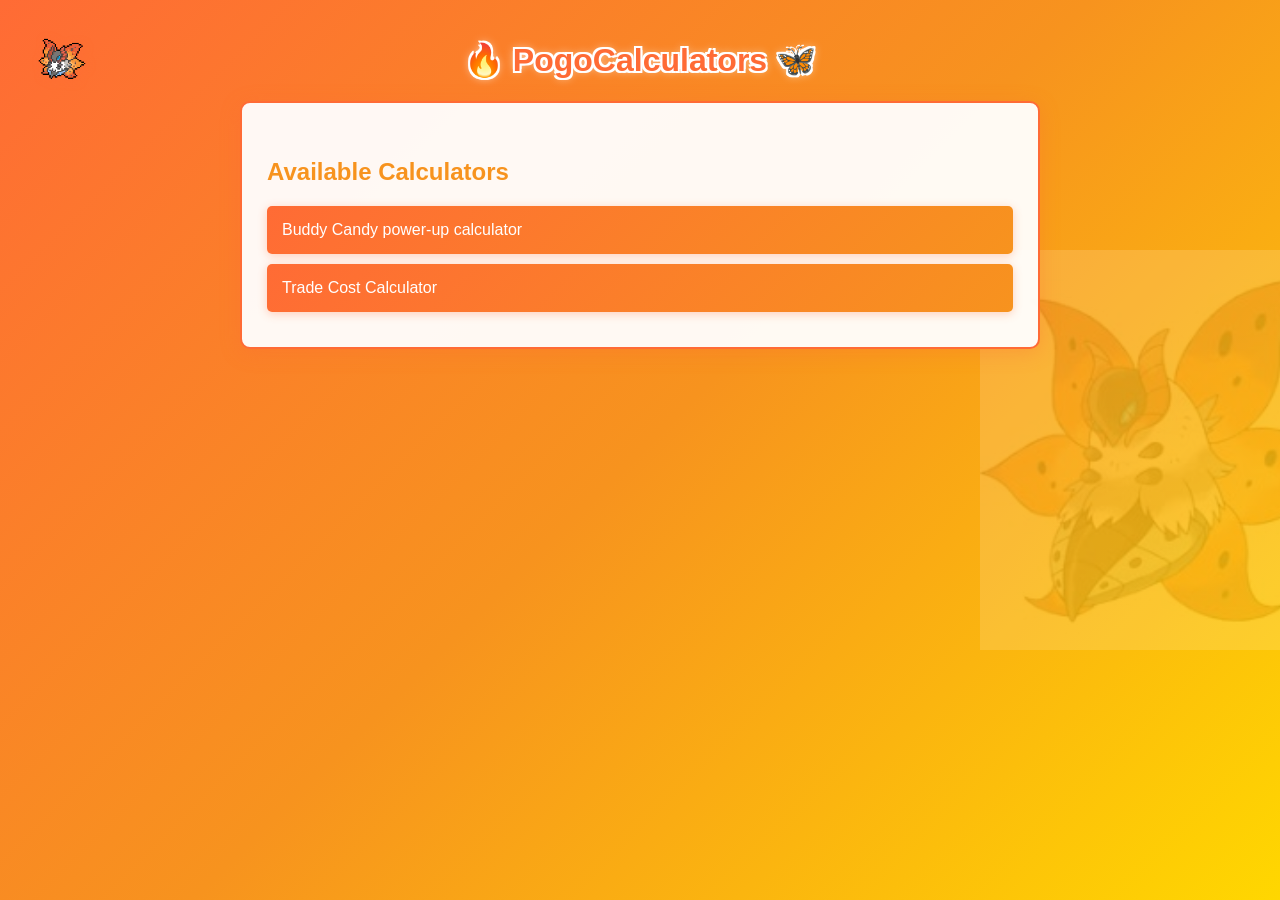
<file: index.html>
<!DOCTYPE html>
<html lang="en">
<head>
    <meta charset="UTF-8">
    <meta name="viewport" content="width=device-width, initial-scale=1.0">
    <title>PogoCalculators</title>
    <link rel="stylesheet" href="volcarona-theme.css">
    <style>
        .calculator-links a {
            display: block;
            padding: 15px;
            margin: 10px 0;
            background: linear-gradient(135deg, #ff6b35, #f7931e);
            color: white;
            text-decoration: none;
            border-radius: 5px;
            transition: all 0.3s;
            box-shadow: 0 2px 10px rgba(255, 107, 53, 0.3);
        }
        .calculator-links a:hover {
            background: linear-gradient(135deg, #f7931e, #ff6b35);
            text-decoration: none;
        }
    </style>
</head>
<body>
    <h1>🔥 PogoCalculators 🦋</h1>
    <div class="container calculator-links">
        <h2>Available Calculators</h2>
        <a href="pogo_buddy_walk_candy_calc.html">Buddy Candy power-up calculator</a>
        <a href="trade_cost_calc.html">Trade Cost Calculator</a>
    </div>
</body>
</html>
</file>
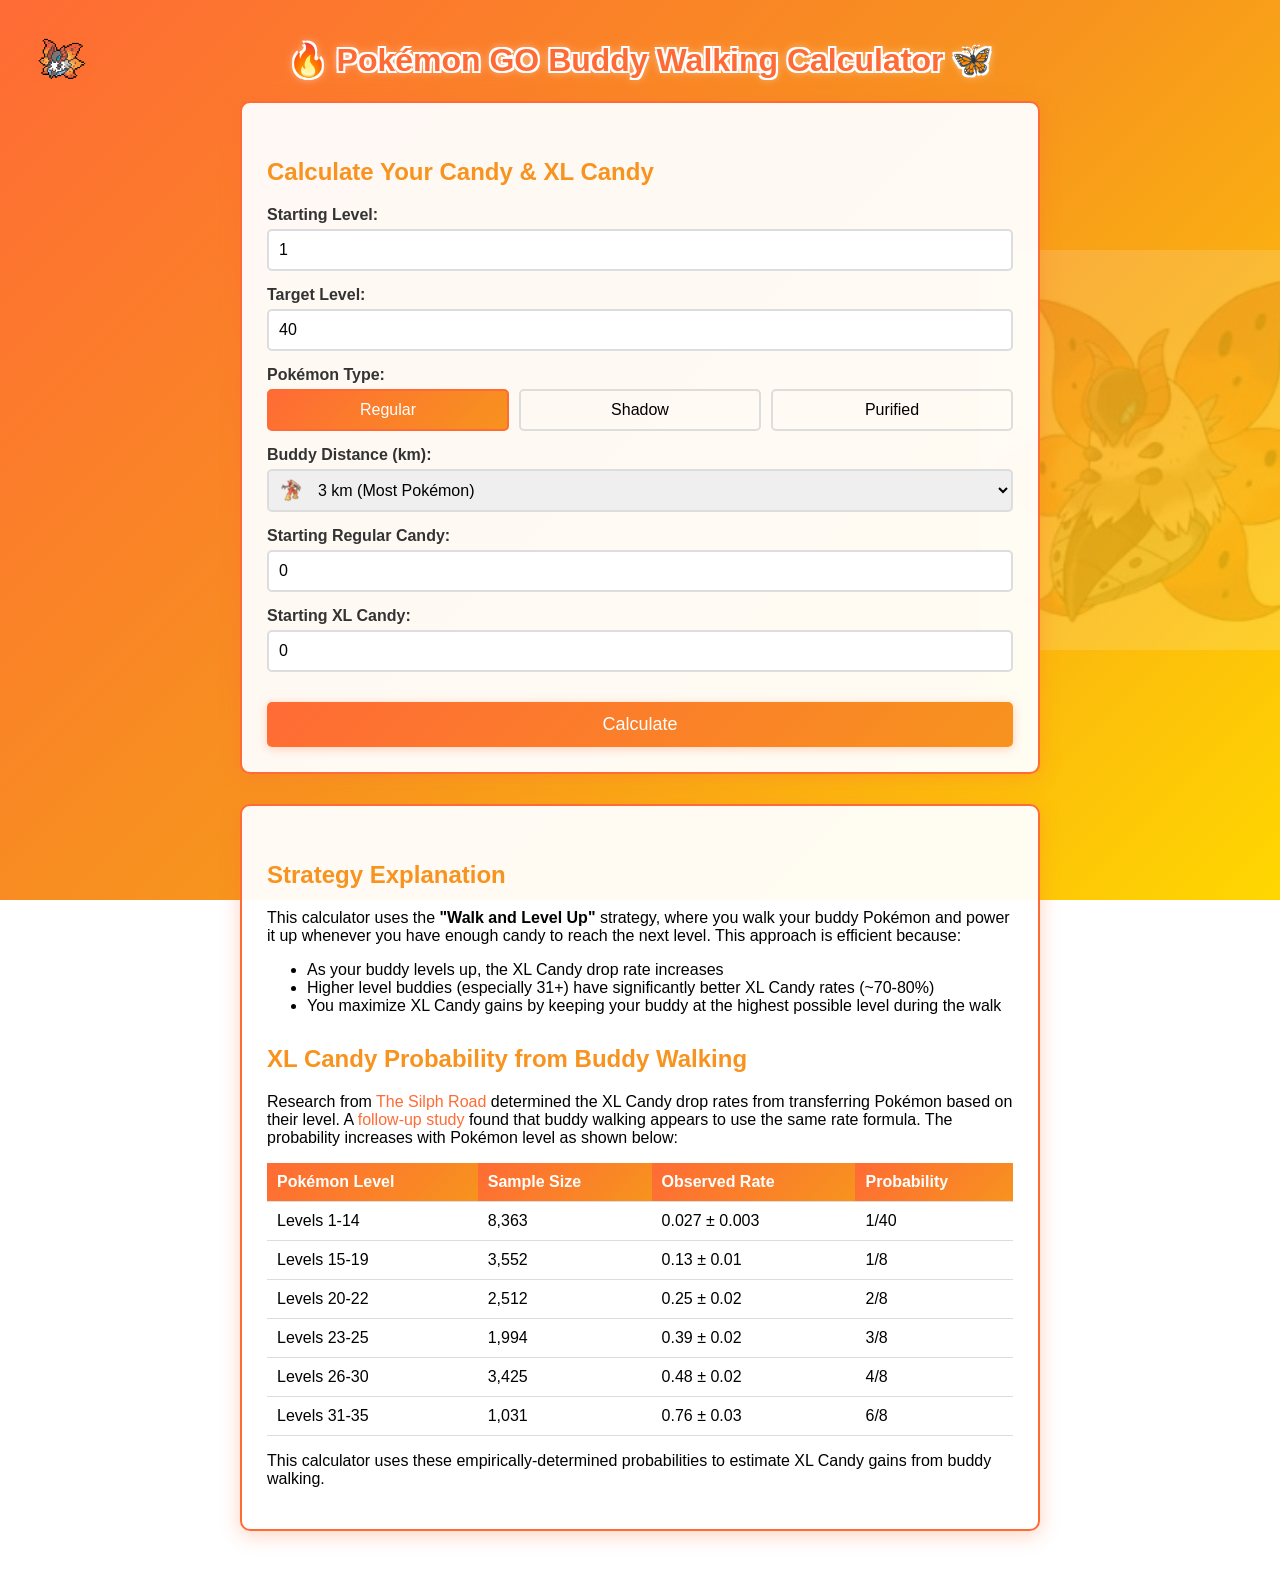
<file: pogo_buddy_walk_candy_calc.html>
<!DOCTYPE html>
<html lang="en">
<head>
    <meta charset="UTF-8">
    <meta name="viewport" content="width=device-width, initial-scale=1.0">
    <title>Pokémon GO Buddy Walking Calculator</title>
    <link rel="stylesheet" href="volcarona-theme.css">
    <style>
        /* Page-specific styles */
        .input-group {
            margin: 15px 0;
        }
        #buddyDistance {
            background-image: url('images/blazikensprite.gif');
            background-repeat: no-repeat;
            background-position: 10px center;
            background-size: 24px 24px;
            padding-left: 45px;
        }
        .toggle-group {
            display: flex;
            gap: 10px;
            margin-top: 5px;
        }
        .toggle-option {
            flex: 1;
            padding: 10px;
            border: 2px solid #ddd;
            border-radius: 5px;
            text-align: center;
            cursor: pointer;
            transition: all 0.3s;
        }
        .toggle-option.active {
            background: linear-gradient(135deg, #ff6b35, #f7931e);
            color: white;
            border-color: #ff6b35;
        }
        .toggle-option:hover {
            border-color: #ff6b35;
        }
        .formula {
            background-color: #f9f9f9;
            padding: 15px;
            border-radius: 5px;
            font-family: 'Courier New', monospace;
            margin: 10px 0;
        }
    </style>
</head>
<body>
    <h1>🔥 Pokémon GO Buddy Walking Calculator 🦋</h1>
    
    <div class="calculator">
        <h2>Calculate Your Candy & XL Candy</h2>
        
        <div class="input-group">
            <label for="startLevel">Starting Level:</label>
            <input type="number" id="startLevel" min="1" max="49" value="1">
        </div>
        
        <div class="input-group">
            <label for="endLevel">Target Level:</label>
            <input type="number" id="endLevel" min="2" max="50" value="40">
        </div>
        
        <div class="input-group">
            <label>Pokémon Type:</label>
            <div class="toggle-group">
                <div class="toggle-option active" onclick="setPokemonType('regular')">Regular</div>
                <div class="toggle-option" onclick="setPokemonType('shadow')">Shadow</div>
                <div class="toggle-option" onclick="setPokemonType('purified')">Purified</div>
            </div>
        </div>
        
        <div class="input-group">
            <label for="buddyDistance">Buddy Distance (km):</label>
            <select id="buddyDistance">
                <option value="1">1 km (Common Pokémon)</option>
                <option value="3" selected>3 km (Most Pokémon)</option>
                <option value="5">5 km (Rare Pokémon)</option>
                <option value="20">20 km (Legendary/Mythical)</option>
            </select>
        </div>
        
        <div class="input-group">
            <label for="startingCandy">Starting Regular Candy:</label>
            <input type="number" id="startingCandy" min="0" value="0">
        </div>
        
        <div class="input-group">
            <label for="startingXL">Starting XL Candy:</label>
            <input type="number" id="startingXL" min="0" value="0">
        </div>
        
        <button onclick="calculate()">Calculate</button>
        
        <div id="results" style="display:none;" class="results">
            <h3>Results:</h3>
            <div class="result-item">Total Distance to Walk: <span class="result-value" id="totalDistance"></span> km</div>
            <div class="result-item">Regular Candy Earned: <span class="result-value" id="candyEarned"></span></div>
            <div class="result-item">XL Candy Earned: <span class="result-value" id="xlEarned"></span></div>
            <div class="result-item">Regular Candy Spent: <span class="result-value" id="candySpent"></span></div>
            <div class="result-item">XL Candy Spent: <span class="result-value" id="xlSpent"></span></div>
            <div class="result-item">Final Regular Candy: <span class="result-value" id="finalCandy"></span></div>
            <div class="result-item">Final XL Candy: <span class="result-value" id="finalXL"></span></div>
        </div>
    </div>
    
    <div class="explanation">
        <h2>Strategy Explanation</h2>
        <p>This calculator uses the <strong>"Walk and Level Up"</strong> strategy, where you walk your buddy Pokémon and power it up whenever you have enough candy to reach the next level. This approach is efficient because:</p>
        <ul>
            <li>As your buddy levels up, the XL Candy drop rate increases</li>
            <li>Higher level buddies (especially 31+) have significantly better XL Candy rates (~70-80%)</li>
            <li>You maximize XL Candy gains by keeping your buddy at the highest possible level during the walk</li>
        </ul>
        
        <h2>XL Candy Probability from Buddy Walking</h2>
        <p>Research from <a href="https://web.archive.org/web/20210620222420/https://thesilphroad.com/science/guide-candy-xl-part-3-transferring" target="_blank">The Silph Road</a> determined the XL Candy drop rates from transferring Pokémon based on their level. A <a href="https://web.archive.org/web/20230202151113/https://thesilphroad.com/science/quick-discovery/early-look-buddy-candy-xl-rates" target="_blank">follow-up study</a> found that buddy walking appears to use the same rate formula. The probability increases with Pokémon level as shown below:</p>
        
        <table>
            <thead>
                <tr>
                    <th>Pokémon Level</th>
                    <th>Sample Size</th>
                    <th>Observed Rate</th>
                    <th>Probability</th>
                </tr>
            </thead>
            <tbody>
                <tr>
                    <td>Levels 1-14</td>
                    <td>8,363</td>
                    <td>0.027 ± 0.003</td>
                    <td>1/40</td>
                </tr>
                <tr>
                    <td>Levels 15-19</td>
                    <td>3,552</td>
                    <td>0.13 ± 0.01</td>
                    <td>1/8</td>
                </tr>
                <tr>
                    <td>Levels 20-22</td>
                    <td>2,512</td>
                    <td>0.25 ± 0.02</td>
                    <td>2/8</td>
                </tr>
                <tr>
                    <td>Levels 23-25</td>
                    <td>1,994</td>
                    <td>0.39 ± 0.02</td>
                    <td>3/8</td>
                </tr>
                <tr>
                    <td>Levels 26-30</td>
                    <td>3,425</td>
                    <td>0.48 ± 0.02</td>
                    <td>4/8</td>
                </tr>
                <tr>
                    <td>Levels 31-35</td>
                    <td>1,031</td>
                    <td>0.76 ± 0.03</td>
                    <td>6/8</td>
                </tr>
            </tbody>
        </table>
        
        <p>This calculator uses these empirically-determined probabilities to estimate XL Candy gains from buddy walking.</p>

    </div>

    <script>
        let pokemonType = 'regular';
        
        const spriteMap = {
            '1': 'images/gyaradossprite.png',
            '3': 'images/blazikensprite.gif',
            '5': 'images/volcasprite.png',
            '20': 'images/zygardesprite.png'
        };
        
        document.getElementById('buddyDistance').addEventListener('change', function() {
            this.style.backgroundImage = `url('${spriteMap[this.value]}')`;
        });
        
        function setPokemonType(type) {
            pokemonType = type;
            document.querySelectorAll('.toggle-option').forEach(el => el.classList.remove('active'));
            event.target.classList.add('active');
        }
        
        function getXLProbability(level) {
            if (level <= 14) return 1/40;
            if (level <= 19) return 1/8;
            if (level <= 22) return 2/8;
            if (level <= 25) return 3/8;
            if (level <= 30) return 4/8;
            return 6/8;
        }
        
        function getTotalCandyForLevel(level, type) {
            if (level < 1 || level > 39.5) return 0;
            
            let baseCost;
            if (level < 11) {
                baseCost = 1;
              } else if (level < 21) {
                baseCost = 2;
              } else if (level < 25) {
                baseCost = 3;
              } else if (level < 26) {
                baseCost = 3;
              } else if (level < 31) {
                baseCost = 4;
              } else if (level < 33) {
                baseCost = 6;
              } else if (level < 35) {
                baseCost = 8;
              } else if (level < 37) {
                baseCost = 10;
              } else if (level < 39) {
                baseCost = 12;
              } else if (level < 40) {
                baseCost = 15;
              }
            
            if (type === 'shadow') {
                baseCost = Math.ceil(baseCost * 1.2);
            } else if (type === 'purified') {
                baseCost = Math.ceil(baseCost * 0.9);
            }
            
            return baseCost * 2;
        }
        
        function getTotalXLForLevel(level, type) {
            if (level < 40 || level > 50) return 0;
            
            let baseCost;
            if (level >= 40 && level < 42) {
                baseCost = 10;
              } else if (level >= 42 && level < 44) {
                baseCost = 12;
              } else if (level >= 44 && level < 46) {
                baseCost = 15;
              } else if (level >= 46 && level < 48) {
                baseCost = 17;
              } else if (level >= 48) {
                baseCost = 20;
            }
            
            if (type === 'shadow') {
                baseCost = Math.ceil(baseCost * 1.2);
            }
	    else if (type == 'purified') {
                baseCost = Math.ceil(baseCost * 0.9);
            }
            
            
            return baseCost * 2;
        }
        
        function calculate() {
            const startLevel = parseInt(document.getElementById('startLevel').value);
            const endLevel = parseInt(document.getElementById('endLevel').value);
            const buddyDistance = parseFloat(document.getElementById('buddyDistance').value);
            let regularCandy = parseInt(document.getElementById('startingCandy').value) || 0;
            let xlCandy = parseInt(document.getElementById('startingXL').value) || 0;
            
            if (startLevel >= endLevel) {
                alert('Target level must be higher than starting level!');
                return;
            }
            
            let totalDistance = 0;
            let totalCandyEarned = 0;
            let totalXLEarned = 0;
            let totalCandySpent = 0;
            let totalXLSpent = 0;
            let currentLevel = startLevel;
            
            while (currentLevel < endLevel) {
                const candyNeeded = getTotalCandyForLevel(currentLevel, pokemonType);
                const xlNeeded = getTotalXLForLevel(currentLevel, pokemonType);

                while (regularCandy < candyNeeded || xlCandy < xlNeeded) {
                    totalDistance += buddyDistance;
                    regularCandy += 1;
                    totalCandyEarned += 1;
                    
                    const xlProb = getXLProbability(currentLevel);
                    if (Math.random() < xlProb) {
                        xlCandy += 1;
                        totalXLEarned += 1;
                    }
		}
                regularCandy -= candyNeeded;
                totalCandySpent += candyNeeded;
		xlCandy -= xlNeeded;
                totalXLSpent += xlNeeded;
                
                currentLevel++;
            }
            
            document.getElementById('totalDistance').textContent = totalDistance.toFixed(1);
            document.getElementById('candyEarned').textContent = totalCandyEarned;
            document.getElementById('xlEarned').textContent = totalXLEarned;
            document.getElementById('candySpent').textContent = totalCandySpent;
            document.getElementById('xlSpent').textContent = totalXLSpent;
            document.getElementById('finalCandy').textContent = regularCandy;
            document.getElementById('finalXL').textContent = xlCandy;
            document.getElementById('results').style.display = 'block';
        }
    </script>
</body>
</html>
</file>
<file: volcarona-theme.css>
/* Volcarona Theme - Shared Styles */
body {
    font-family: Arial, sans-serif;
    max-width: 800px;
    margin: 0 auto;
    padding: 20px;
    background: linear-gradient(135deg, #ff6b35 0%, #f7931e 50%, #ffd700 100%);
    background-attachment: fixed;
    position: relative;
}

body::before {
    content: '';
    position: fixed;
    top: 50%;
    right: -100px;
    transform: translateY(-50%);
    width: 400px;
    height: 400px;
    background-image: url('images/volcarona.jpg');
    background-size: contain;
    background-repeat: no-repeat;
    opacity: 0.15;
    z-index: 0;
    pointer-events: none;
}

body::after {
    content: '';
    position: fixed;
    top: 20px;
    left: 20px;
    width: 80px;
    height: 80px;
    background-image: url('images/volcasprite.png');
    background-size: contain;
    background-repeat: no-repeat;
    z-index: 0;
    pointer-events: none;
    filter: drop-shadow(2px 2px 4px rgba(255, 107, 53, 0.5));
}

h1 {
    color: #ff6b35;
    text-align: center;
    text-shadow: 
        -2px -2px 0 #fff,
        2px -2px 0 #fff,
        -2px 2px 0 #fff,
        2px 2px 0 #fff,
        0 0 10px rgba(255, 255, 255, 0.8);
}

h2 {
    color: #f7931e;
    margin-top: 30px;
}

h3 {
    color: #f7931e;
}

.container, .calculator, .explanation {
    background: rgba(255, 255, 255, 0.95);
    padding: 25px;
    border-radius: 10px;
    box-shadow: 0 4px 20px rgba(255, 107, 53, 0.3);
    margin-bottom: 30px;
    position: relative;
    z-index: 1;
    border: 2px solid #ff6b35;
}

label {
    display: block;
    margin-bottom: 5px;
    font-weight: bold;
    color: #333;
}

input, select {
    width: 100%;
    padding: 10px;
    border: 2px solid #ddd;
    border-radius: 5px;
    font-size: 16px;
    box-sizing: border-box;
}

input:focus, select:focus {
    border-color: #ff6b35;
    outline: none;
}

button {
    background: linear-gradient(135deg, #ff6b35, #f7931e);
    color: white;
    padding: 12px 30px;
    border: none;
    border-radius: 5px;
    font-size: 18px;
    cursor: pointer;
    width: 100%;
    margin-top: 15px;
    box-shadow: 0 2px 10px rgba(255, 107, 53, 0.3);
}

button:hover {
    background: linear-gradient(135deg, #f7931e, #ff6b35);
}

.results, #result {
    margin-top: 20px;
    padding: 20px;
    background: linear-gradient(135deg, #fff5e6, #ffe4cc);
    border-radius: 5px;
    border-left: 4px solid #ff6b35;
}

.result-item {
    margin: 10px 0;
    font-size: 16px;
}

.result-value {
    font-weight: bold;
    color: #ff6b35;
}

table {
    width: 100%;
    border-collapse: collapse;
    margin-top: 15px;
}

th, td {
    padding: 10px;
    text-align: left;
    border-bottom: 1px solid #ddd;
}

th {
    background: linear-gradient(135deg, #ff6b35, #f7931e);
    color: white;
}

tr:hover {
    background-color: #f5f5f5;
}

a {
    color: #ff6b35;
    text-decoration: none;
}

a:hover {
    color: #f7931e;
    text-decoration: underline;
}
</file>
